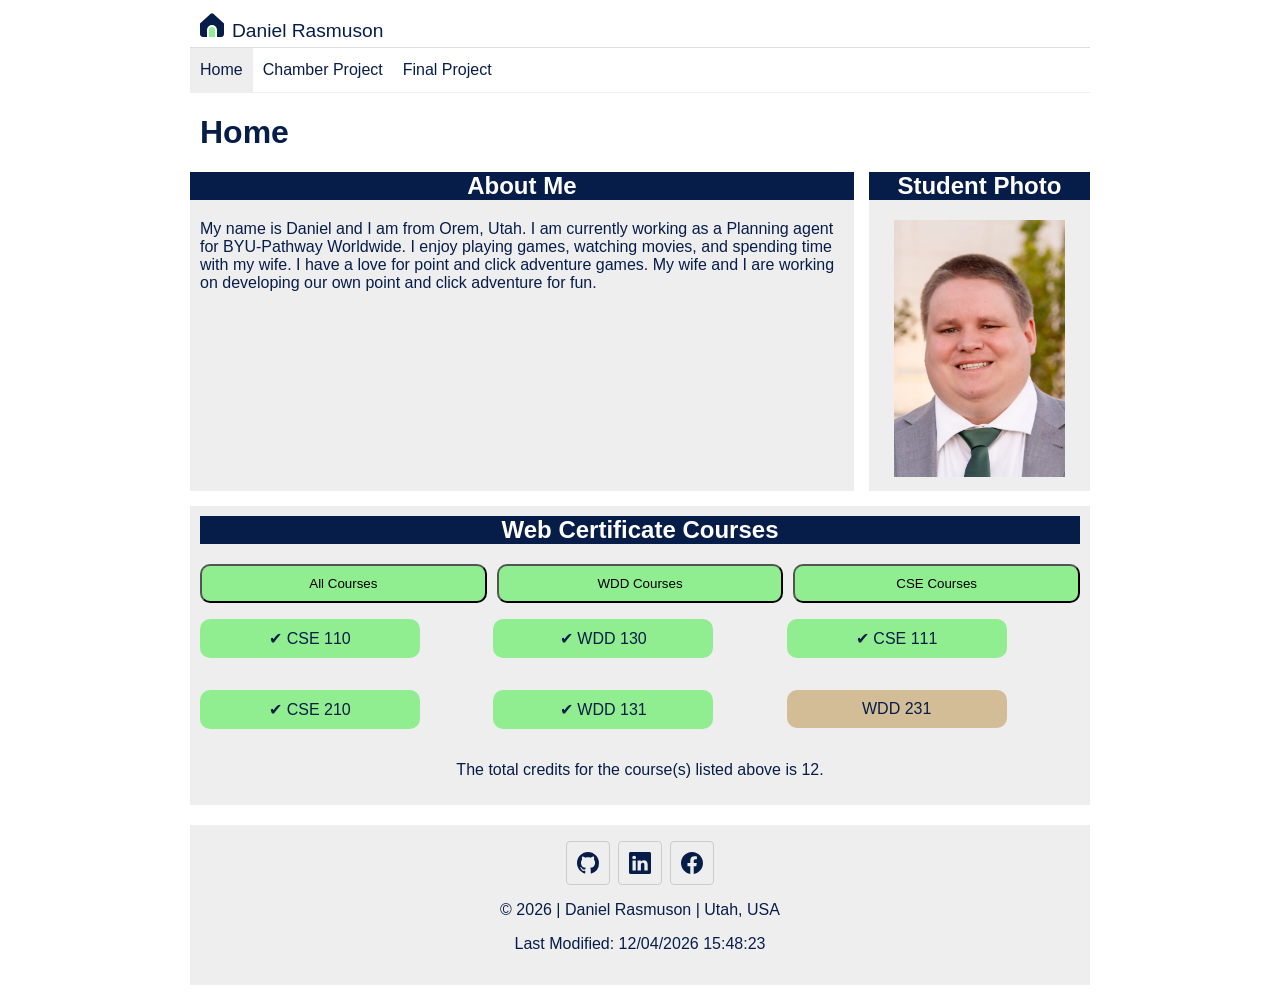
<file: index.html>
<!DOCTYPE html>
<html lang="en">

<head>
    <meta charset="UTF-8">
    <meta name="viewport" content="width=device-width, initial-scale=1.0">
    <title>Document</title>
    <meta name="author" content="Daniel Rasmuson">
    <meta name="description"
        content="The purpose of this assignment is to develop a course home page to demonstrate prerequisite knowledge of HTML, CSS, and JavaScript. ">

    <!-- CSS -->
    <link rel="stylesheet" href="styles/small.css">
    <link rel="stylesheet" href="styles/larger.css">

    <!-- Google Font -->
    <link rel="preconnect" href="https://fonts.googleapis.com">
    <link rel="preconnect" href="https://fonts.gstatic.com" crossorigin>
    <link href="https://fonts.googleapis.com/css2?family=Lato:wght@400;700&display=swap" rel="stylesheet">

    <!-- JavaScript -->
    <script src="scripts/navigation.js" defer></script>
    <script src="scripts/date.js" defer></script>
    <script src="scripts/course.js" defer></script>

</head>

<body>
    <header>
        <img src="images/home.svg" alt="site logo" width="512" height="512">
        <span>Daniel Rasmuson</span>
        <button id="ham-btn" class="hamburger" aria-label="Menu"></button>
    </header>
    <nav id="nav-bar" class="navigation">
        <ul>
            <li class="current"><a href="#">Home</a></li>
            <li><a href="#">Chamber Project</a></li>
            <li><a href="#">Final Project</a></li>
        </ul>
    </nav>
    <main>
        <h1>Home</h1>
        <div class="content">
            <section class="about">
                <h2>About Me</h2>
                <p>My name is Daniel and I am from Orem, Utah. I am currently working as a Planning agent for
                    BYU-Pathway Worldwide. I enjoy playing games, watching movies, and spending time with my wife. I
                    have a love for point and click adventure games. My wife and I are working on developing our own
                    point and click adventure for fun.</p>
            </section>

            <section class="photo">
                <h2>Student Photo</h2>
                <img src="images/profile.webp" alt="Photo of Me" width="1035" height="1553">
            </section>

            <section class="certificate">
                <h2>Web Certificate Courses</h2>
                <div class="course-button">
                    <button id="all">All Courses</button>
                    <button id="wdd">WDD Courses</button>
                    <button id="cse">CSE Courses</button>
                </div>

                <div class="course-list"></div>

                <p id="credits"></p>



            </section>
        </div>
    </main>
    <footer>
        <div class="social">
            <a href="https://github.com/derasmuso" target="_blank">
                <img src="images/github.svg" alt="github" width="16" height="16">
            </a>
            <a href="https://www.linkedin.com/in/daniel-rasmuson-59063c/" target="_blank">
                <img src="images/linkedin.svg" alt="linkedin" width="16" height="16">
            </a>
            <a href="https://www.facebook.com/daniel.rasmuson.2025" target="_blank">
                <img src="images/facebook.svg" alt="facebook" width="16" height="16">
            </a>
        </div>

        <p id="currentyear"></p>
        <p id="lastModified"></p>
    </footer>

</body>

</html>
</file>
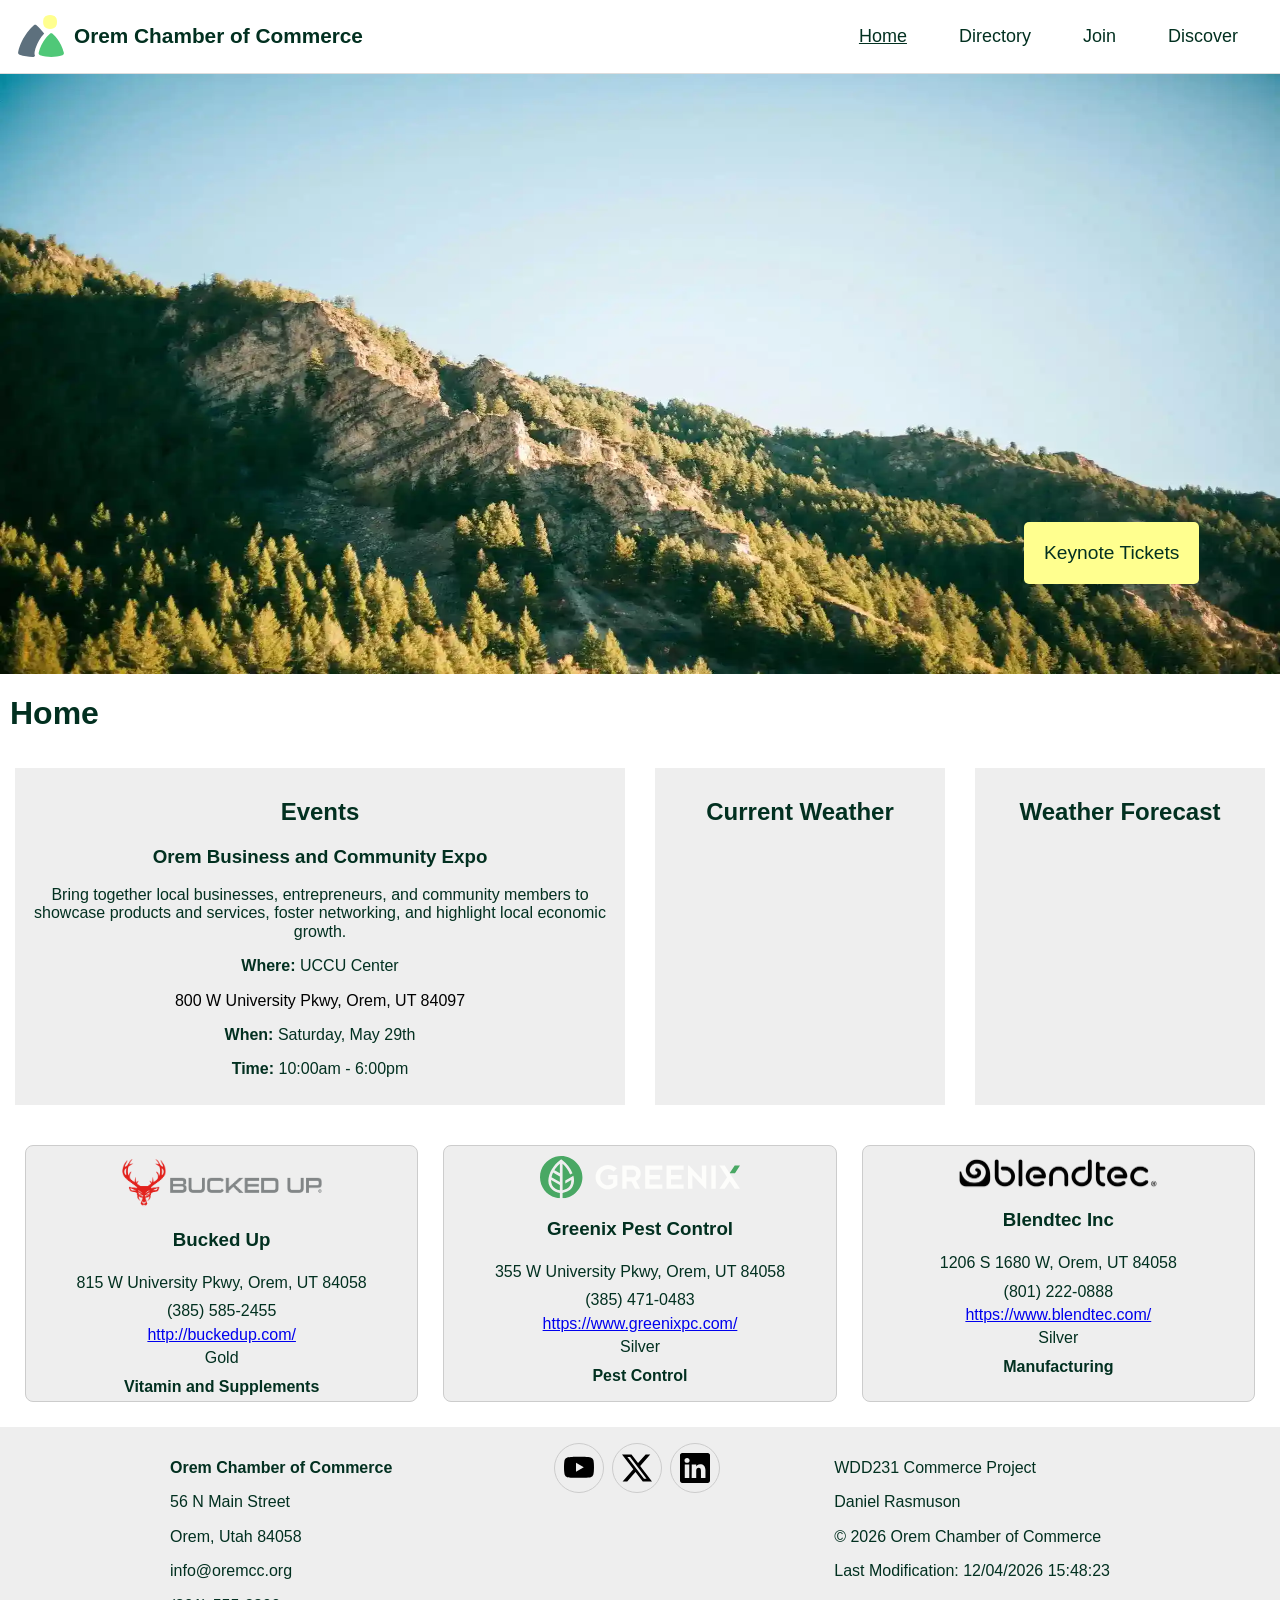
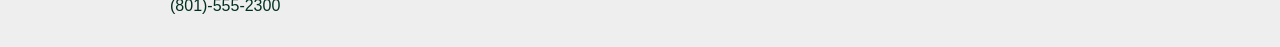
<file: chamber/index.html>
<!DOCTYPE html>
<html lang="en">

<head>
    <meta charset="UTF-8">
    <meta name="viewport" content="width=device-width, initial-scale=1.0">
    <title>Home Orem Chamber of Commerce</title>
    <meta name="description"
        content="This highlights the Orem Chamber of Commerce, which supports local businesses and strengthens community partnerships through events and resources.">
    <meta name="author" content="Daniel Rasmuson">

    <!-- CSS -->
    <link rel="stylesheet" href="styles/normalize.css">
    <link rel="stylesheet" href="styles/landing-base.css">
    <link rel="stylesheet" href="styles/landing-larger.css">

    <!-- JavaScript -->
    <script src="scripts/footer.js" defer></script>
    <script src="scripts/navigation.js" defer></script>
    <script src="scripts/weather.js" defer></script>
    <script src="scripts/spotlight.js" defer></script>


    <!--- FAVICON --->
    <link rel="icon" href="mountain.ico">

    <!--Social Media Tags-->
    <meta property="og:title" content="Orem Chamber of Commerce">
    <meta property="og:description"
        content="Connecting Orem's community with trusted local businesses, events, and opportunities through the Chamber of Commerce.">
    <meta property="og:url" content="https://www.uvcc.com/">
    <meta property="og:image" content="https://derasmuso.github.io/wdd231/chamber/images/mountains.svg">

    <!-- Google Font -->
    <link rel="preconnect" href="https://fonts.googleapis.com">
    <link rel="preconnect" href="https://fonts.gstatic.com" crossorigin>
    <link href="https://fonts.googleapis.com/css2?family=Lato:wght@400;700&display=swap" rel="stylesheet">

</head>

<body>
    <header>

        <div class="header-bottom">
            <div class="logo">
                <img src="images/mountains.svg" alt="site logo" width="512" height="512">
                <span>Orem Chamber of Commerce</span>
            </div>
            <button id="ham-btn" class="hamburger" aria-label="menu"></button>
        </div>

        <nav id="nav-bar" class="navigation">
            <ul>
                <li><a class="current" href="#">Home</a></li>
                <li><a href="directory.html">Directory</a></li>
                <li><a href="join.html">Join</a></li>
                <li><a href="#">Discover</a></li>
            </ul>
        </nav>

    </header>



    <main>
        <div class="hero">
            <img src="images/orem.webp" alt="Hero Image">
            <a href="#">Keynote Tickets</a>
        </div>

        <h1>Home</h1>
        <div class="middle">
            <div class="events">
                <h2>Events</h2>
                <h3>Orem Business and Community Expo</h3>
                <p>Bring together local businesses, entrepreneurs, and community members to showcase products and
                    services, foster
                    networking, and highlight local economic growth.</p>
                <p></p>
                <p><strong>Where: </strong>UCCU Center</p>
                800 W University Pkwy, Orem, UT 84097
                <p><strong>When: </strong>Saturday, May 29th</p>
                <p><strong>Time: </strong>10:00am - 6:00pm</p>
            </div>

            <section id="weather">
                <h2>Current Weather</h2>
            </section>
            <section id="forecast">
                <h2>Weather Forecast</h2>
            </section>
        </div>


        <section id="spotlight">

        </section>


    </main>
    <footer>
        <div class="contact">
            <p><strong>Orem Chamber of Commerce</strong></p>
            <p>56 N Main Street</p>
            <p>Orem, Utah 84058</p>
            <p>info@oremcc.org</p>
            <p>(801)-555-2300</p>
        </div>

        <div class="social">
            <a href="https://www.youtube.com/">
                <img src="images/youtube.svg" alt="youtube">
            </a>
            <a href="https://www.x.com/">
                <img src="images/twitter-x.svg" alt="twitter">
            </a>
            <a href="https://www.linkedin.com/">
                <img src="images/linkedin.svg" alt="linkedin">
            </a>
        </div>

        <div class="student">
            <p>WDD231 Commerce Project</p>
            <p>Daniel Rasmuson</p>
            <p id="currentyear"></p>
            <p id="lastModified"></p>
        </div>
    </footer>
</body>

</html>
</file>
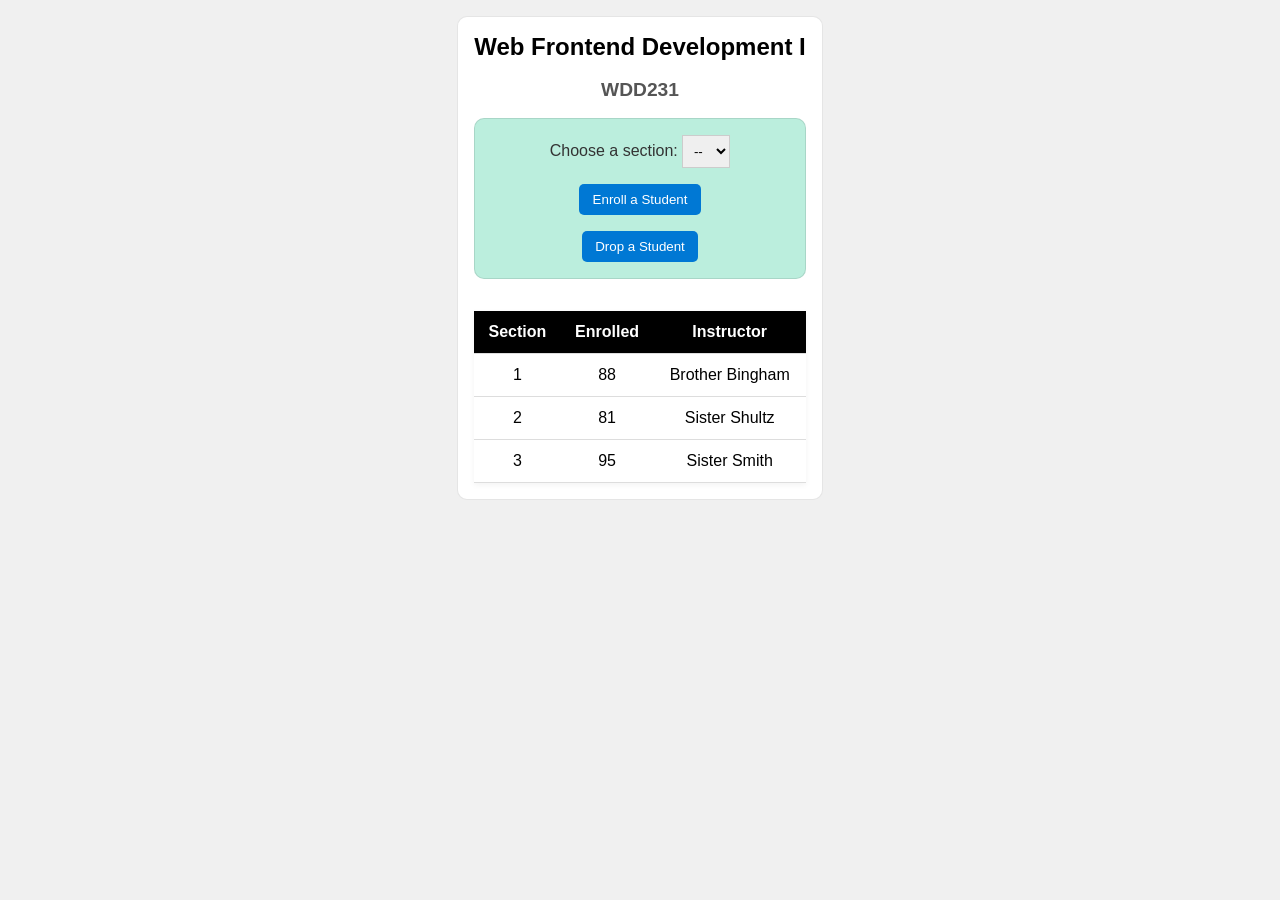
<file: modules.html>
<head>
    <meta charset="UTF-8">
    <meta name="viewport" content="width=device-width, initial-scale=1.0">
    <title>Modules Example: Course and Sections</title>
    <link rel="stylesheet" href="styles/modules.css">
    <script type="module" src="scripts/modules.mjs"></script>
</head>

<body>
    <main>
        <h1 id="courseName">Web Frontend Development I</h1>
        <h2 id="courseCode">WDD231</h2>

        <div id="enrollment">
            <label for="sectionNumber">Choose a section:</label>
            <select id="sectionNumber">
                <option value="0" disabled="" selected="">--</option>
                <option value="1">1</option>
                <option value="2">2</option>
                <option value="3">3</option>
            </select>
            <button id="enrollStudent">Enroll a Student</button>
            <button id="dropStudent">Drop a Student</button>
        </div>

        <table>
            <thead>
                <tr>
                    <th>Section</th>
                    <th>Enrolled</th>
                    <th>Instructor</th>
                </tr>
            </thead>
            <tbody id="sections">
                <tr>
                    <td>1</td>
                    <td>88</td>
                    <td>Brother Bingham</td>
                </tr>
                <tr>
                    <td>2</td>
                    <td>81</td>
                    <td>Sister Shultz</td>
                </tr>
                <tr>
                    <td>3</td>
                    <td>95</td>
                    <td>Sister Smith</td>
                </tr>
            </tbody>
        </table>
    </main>

    <script type="module" src="scripts/modules.mjs"></script>
</body>
</file>
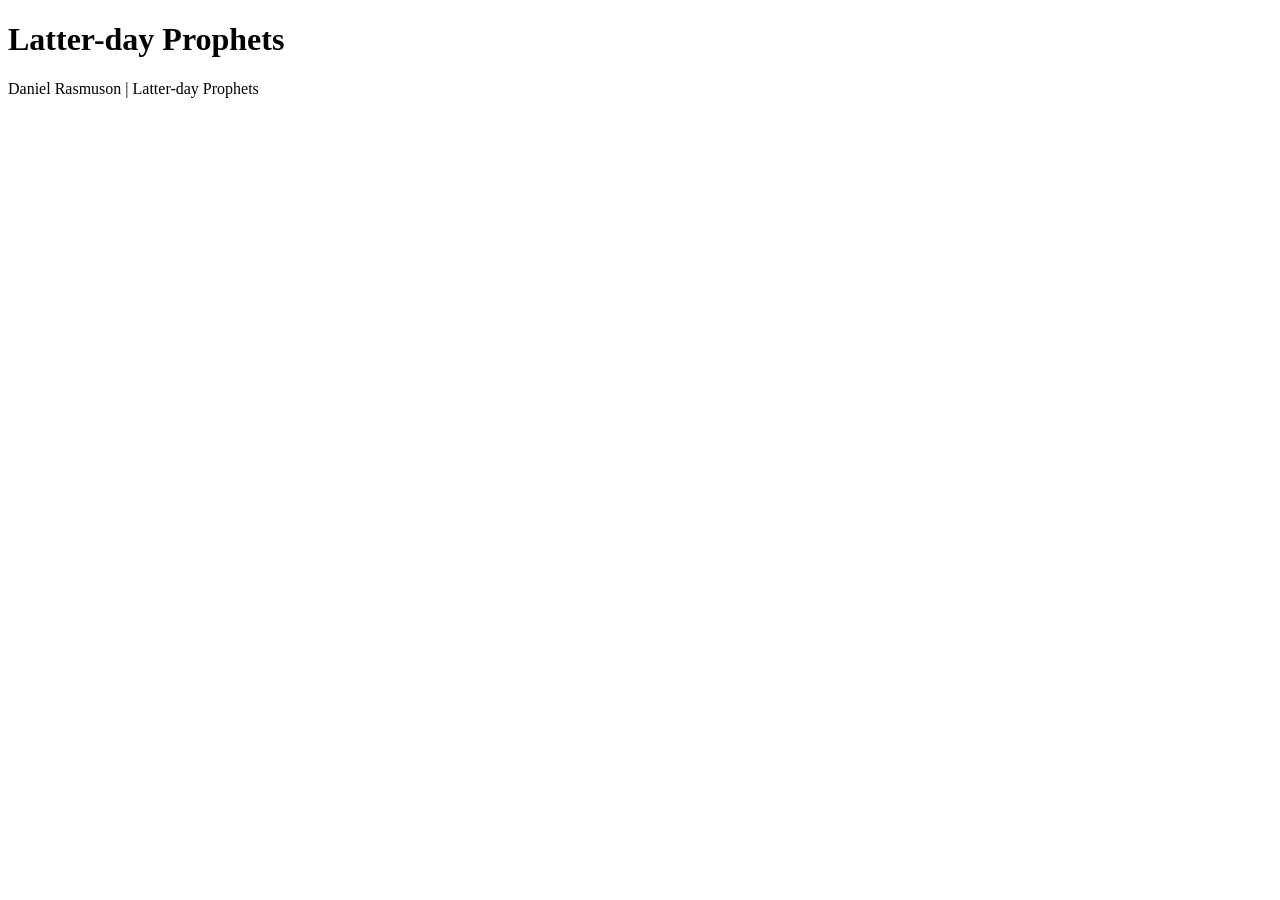
<file: prophets.html>
<!DOCTYPE html>
<html lang="en">

<head>
    <meta charset="UTF-8">
    <meta name="viewport" content="width=device-width, initial-scale=1.0">
    <title>Prophets</title>

    <link rel="stylesheet" href="styles/prophets.css">
    <script src="scripts/prophets.js" defer></script>
</head>

<body>
    <header>
        <h1>Latter-day Prophets</h1>
    </header>
    <main>
        <div id="cards"></div>
    </main>
    <footer>
        Daniel Rasmuson | Latter-day Prophets
    </footer>
</body>

</html>
</file>
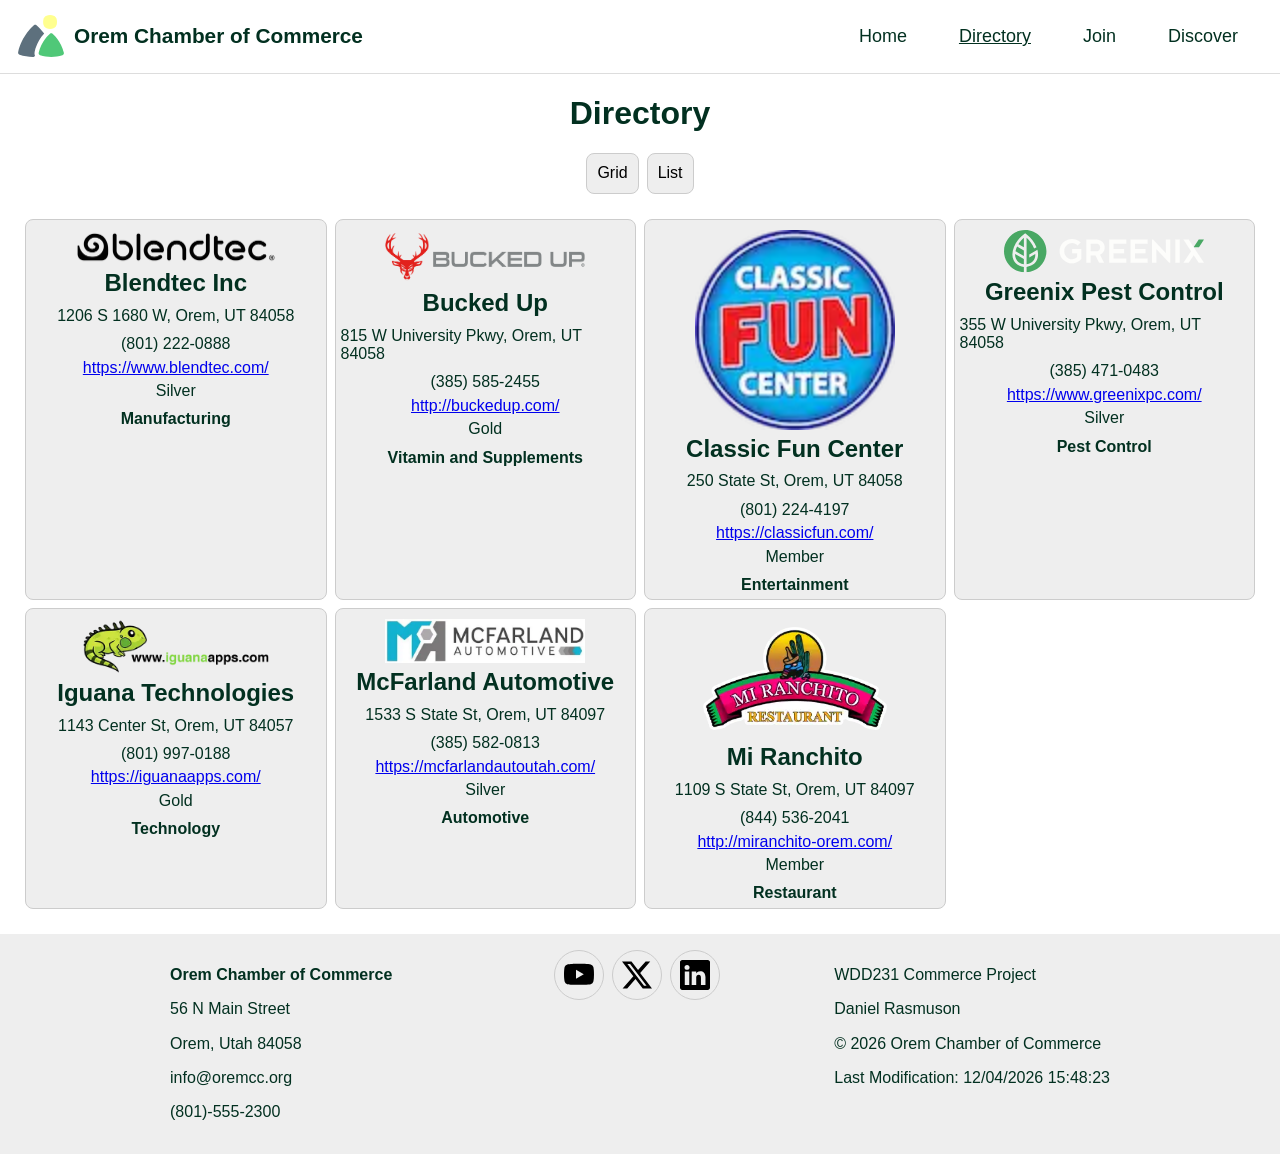
<file: chamber/directory.html>
<!DOCTYPE html>
<html lang="en">

<head>
    <meta charset="UTF-8">
    <meta name="viewport" content="width=device-width, initial-scale=1.0">
    <title>Directory - Orem Chamber of Commerce</title>
    <meta name="description"
        content="A directory of local business and other organizations that belong to the chamber of commerce.">
    <meta name="author" content="Daniel Rasmuson">

    <!-- CSS -->
    <link rel="stylesheet" href="styles/normalize.css">
    <link rel="stylesheet" href="styles/directory-small.css">
    <link rel="stylesheet" href="styles/directory-larger.css">

    <!-- JavaScript -->
    <script src="scripts/footer.js" defer></script>
    <script src="scripts/navigation.js" defer></script>
    <script src="scripts/members.js" defer></script>

    <!--- FAVICON --->
    <link rel="icon" href="mountain.ico">

    <!--Social Media Tags-->
    <meta property="og:title" content="Orem Chamber of Commerce">
    <meta property="og:description"
        content="Explore the Orem Chamber of Commerce directory featuring local businesses, restaurants, and services.">
    <meta property="og:url" content="https://www.uvcc.com/">
    <meta property="og:image" content="https://derasmuso.github.io/wdd231/chamber/images/mountains.svg">

    <!-- Google Font -->
    <link rel="preconnect" href="https://fonts.googleapis.com">
    <link rel="preconnect" href="https://fonts.gstatic.com" crossorigin>
    <link href="https://fonts.googleapis.com/css2?family=Lato:wght@400;700&display=swap" rel="stylesheet">

</head>

<body>
    <header>

        <div class="header-bottom">
            <div class="logo">
                <img src="images/mountains.svg" alt="site logo" width="512" height="512">
                <span>Orem Chamber of Commerce</span>
            </div>
            <button id="ham-btn" class="hamburger" aria-label="menu"></button>
        </div>

        <nav id="nav-bar" class="navigation">
            <ul>
                <li><a href="index.html">Home</a></li>
                <li><a class="current" href="#">Directory</a></li>
                <li><a href="join.html">Join</a></li>
                <li><a href="discover.html">Discover</a></li>
            </ul>
        </nav>

    </header>



    <main>

        <h1>Directory</h1>

        <div class="toggle">
            <button id="button-grid">Grid</button>
            <button id="button-list">List</button>
        </div>

        <div id="members-card"></div>

    </main>
    <footer>
        <div class="contact">
            <p><strong>Orem Chamber of Commerce</strong></p>
            <p>56 N Main Street</p>
            <p>Orem, Utah 84058</p>
            <p>info@oremcc.org</p>
            <p>(801)-555-2300</p>
        </div>

        <div class="social">
            <a href="https://www.youtube.com/">
                <img src="images/youtube.svg" alt="youtube">
            </a>
            <a href="https://www.x.com/">
                <img src="images/twitter-x.svg" alt="twitter">
            </a>
            <a href="https://www.linkedin.com/">
                <img src="images/linkedin.svg" alt="linkedin">
            </a>
        </div>

        <div class="student">
            <p>WDD231 Commerce Project</p>
            <p>Daniel Rasmuson</p>
            <p id="currentyear"></p>
            <p id="lastModified"></p>
        </div>
    </footer>
</body>

</html>
</file>
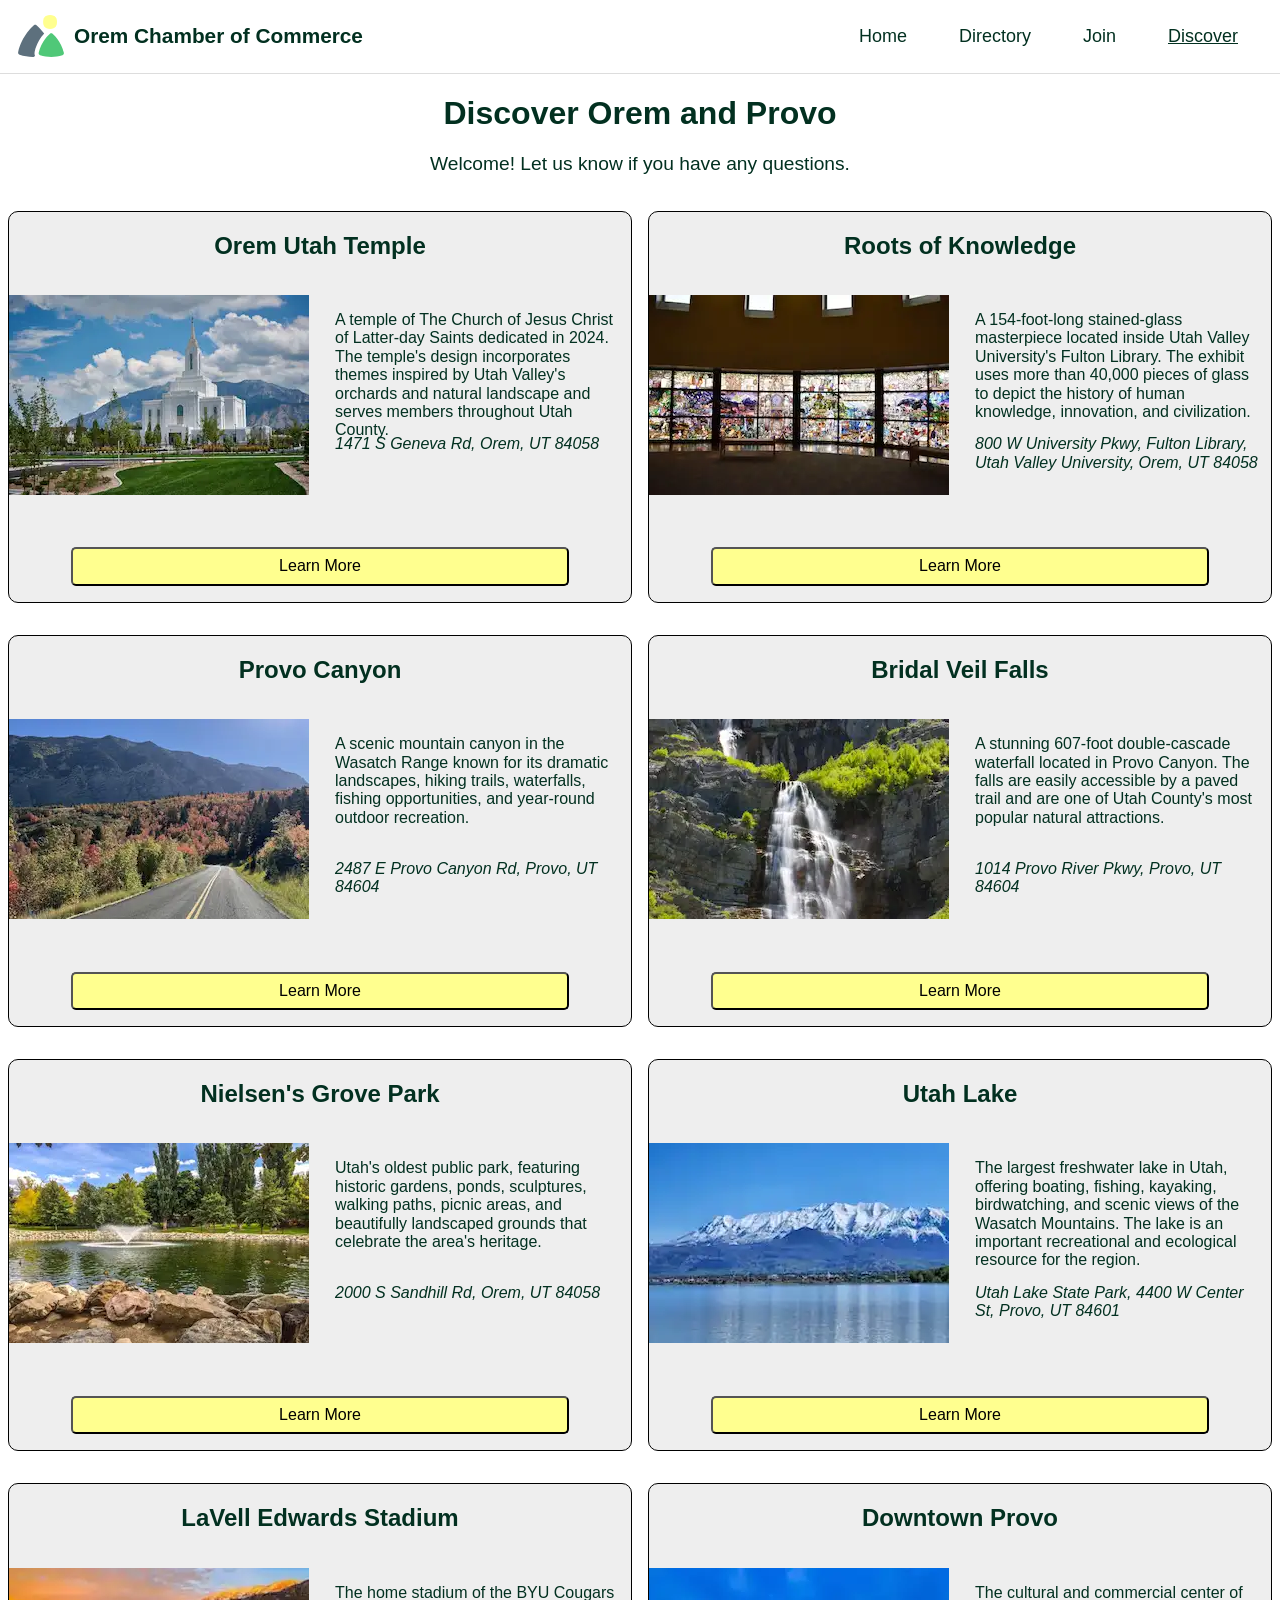
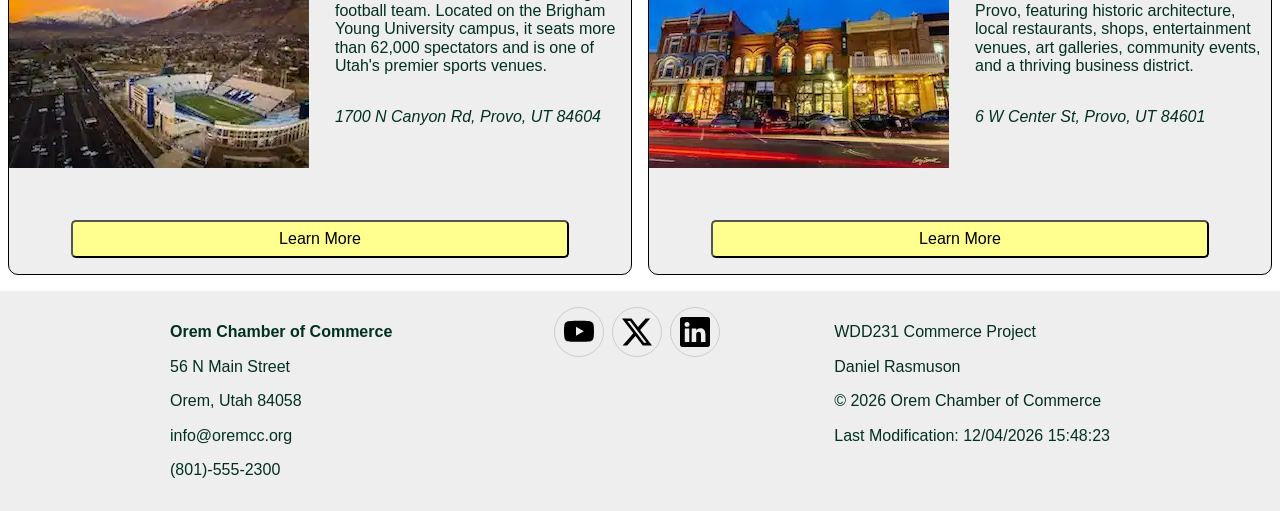
<file: chamber/discover.html>
<!DOCTYPE html>
<html lang="en">

<head>
    <meta charset="UTF-8">
    <meta name="viewport" content="width=device-width, initial-scale=1.0">
    <title>Discover Orem Chamber of Commerce</title>
    <meta name="description"
        content="This provides factual and represenative information on the Orem, Utah area to prospective chamber members and visitors. ">
    <meta name="author" content="Daniel Rasmuson">

    <!-- CSS -->
    <link rel="stylesheet" href="styles/normalize.css">
    <link rel="stylesheet" href="styles/discover-base.css">
    <link rel="stylesheet" href="styles/discover-medium.css">
    <link rel="stylesheet" href="styles/discover-larger.css">

    <!-- JavaScript -->
    <script src="scripts/footer.js" defer></script>
    <script src="scripts/navigation.js" defer></script>
    <script src="scripts/places.js" type="module"></script>
    <script src="scripts/visit-message.js" defer></script>

    <!--- FAVICON --->
    <link rel="icon" href="mountain.ico">

    <!--Social Media Tags-->
    <meta property="og:title" content="Orem Chamber of Commerce">
    <meta property="og:description"
        content="Explore Orem's community, attractions, economy, and local opportunities for businesses, residents, and visitors.">
    <meta property="og:url" content="https://www.uvcc.com/">
    <meta property="og:image" content="https://derasmuso.github.io/wdd231/chamber/images/mountains.svg">

    <!-- Google Font -->
    <link rel="preconnect" href="https://fonts.googleapis.com">
    <link rel="preconnect" href="https://fonts.gstatic.com" crossorigin>
    <link href="https://fonts.googleapis.com/css2?family=Lato:wght@400;700&display=swap" rel="stylesheet">

</head>

<body>
    <header>

        <div class="header-bottom">
            <div class="logo">
                <img src="images/mountains.svg" alt="site logo" width="512" height="512">
                <span>Orem Chamber of Commerce</span>
            </div>
            <button id="ham-btn" class="hamburger" aria-label="menu"></button>
        </div>

        <nav id="nav-bar" class="navigation">
            <ul>
                <li><a href="index.html">Home</a></li>
                <li><a href="directory.html">Directory</a></li>
                <li><a href="join.html">Join</a></li>
                <li><a class="current" href="#">Discover</a></li>
            </ul>
        </nav>

    </header>

    <main>
        <h1>Discover Orem and Provo</h1>

        <p id="visit-message"></p>

        <div id="places-card"></div>

    </main>
    <footer>
        <div class="contact">
            <p><strong>Orem Chamber of Commerce</strong></p>
            <p>56 N Main Street</p>
            <p>Orem, Utah 84058</p>
            <p>info@oremcc.org</p>
            <p>(801)-555-2300</p>
        </div>

        <div class="social">
            <a href="https://www.youtube.com/">
                <img src="images/youtube.svg" alt="youtube">
            </a>
            <a href="https://www.x.com/">
                <img src="images/twitter-x.svg" alt="twitter">
            </a>
            <a href="https://www.linkedin.com/">
                <img src="images/linkedin.svg" alt="linkedin">
            </a>
        </div>

        <div class="student">
            <p>WDD231 Commerce Project</p>
            <p>Daniel Rasmuson</p>
            <p id="currentyear"></p>
            <p id="lastModified"></p>
        </div>
    </footer>
</body>

</html>
</file>
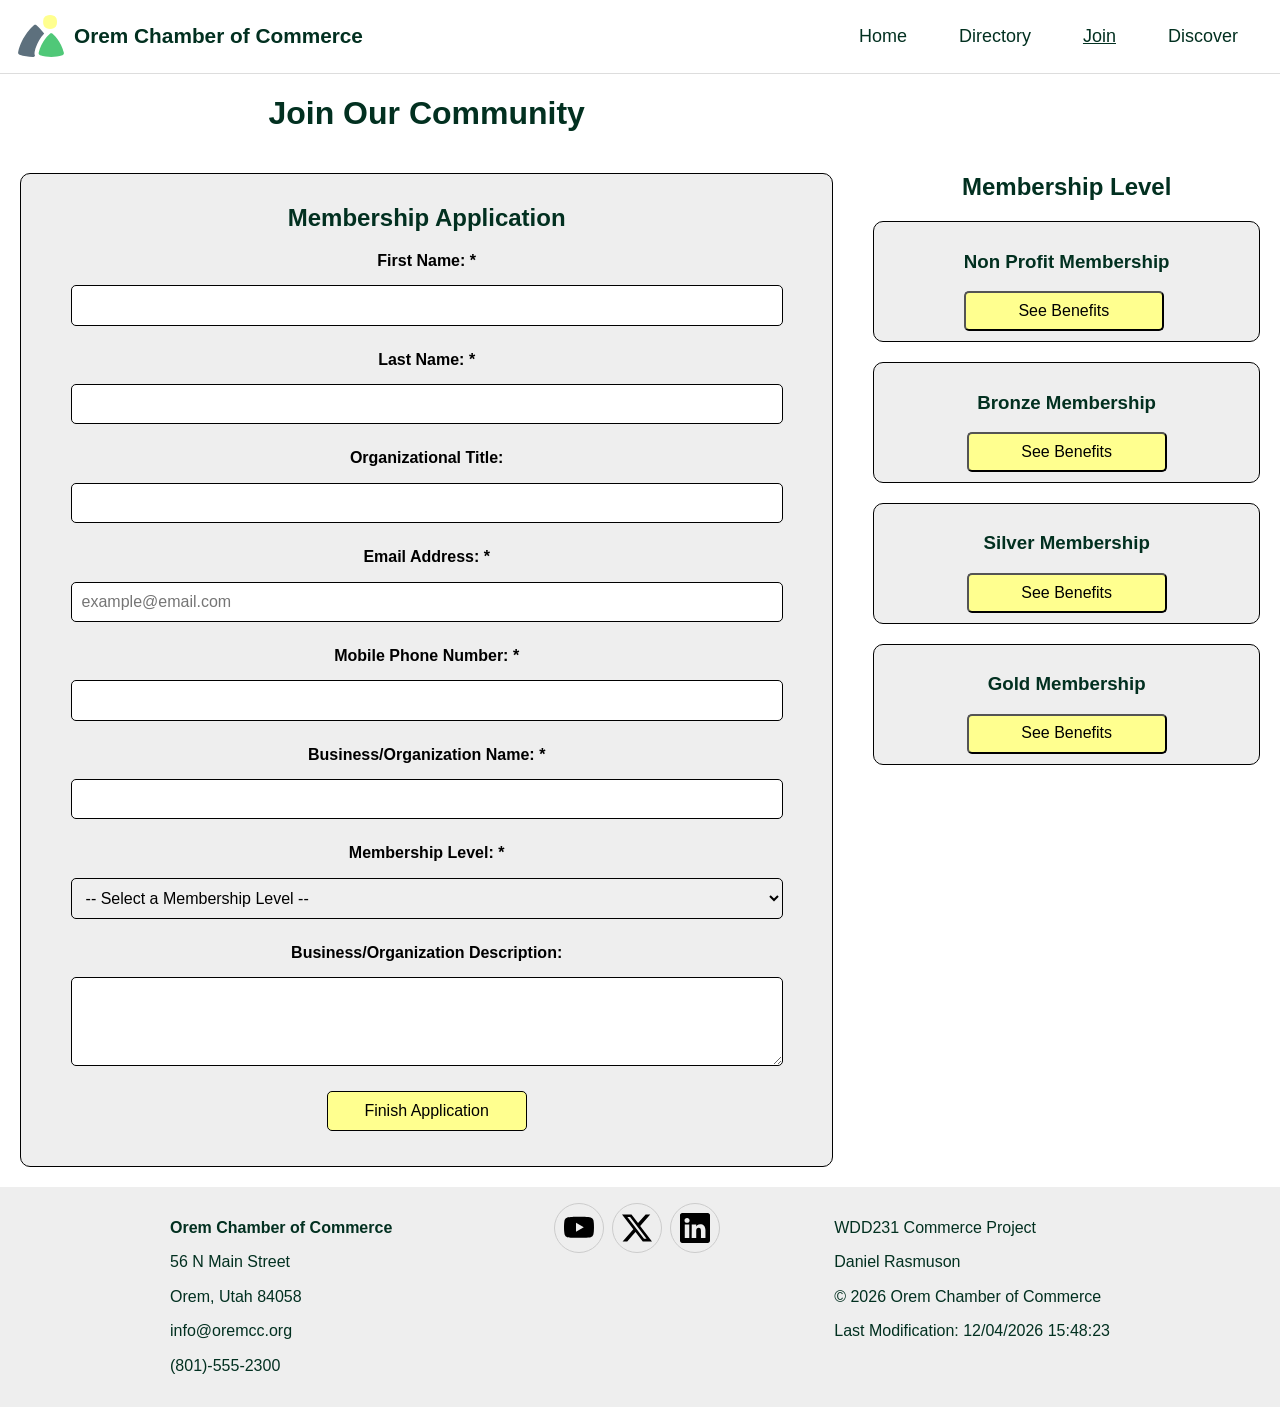
<file: chamber/join.html>
<!DOCTYPE html>
<html lang="en">

<head>
    <meta charset="UTF-8">
    <meta name="viewport" content="width=device-width, initial-scale=1.0">
    <title>Join Orem Chamber of Commerce</title>
    <meta name="description"
        content="A form for businesses and organizations to complete and join the Orem Chamber of Commerce.">
    <meta name="author" content="Daniel Rasmuson">

    <!-- CSS -->
    <link rel="stylesheet" href="styles/normalize.css">
    <link rel="stylesheet" href="styles/join-base.css">
    <link rel="stylesheet" href="styles/join-larger.css">


    <!-- JavaScript -->
    <script src="scripts/footer.js" defer></script>
    <script src="scripts/navigation.js" defer></script>
    <script src="scripts/benefits.js" defer></script>

    <!-- FAVICON -->
    <link rel="icon" href="mountain.ico">

    <!--Social Media Tags-->
    <meta property="og:title" content="Orem Chamber of Commerce">
    <meta property="og:description"
        content="Join the Orem Chamber of Commerce and connect your business with local opportunities, networking, marketing, and community growth.">
    <meta property="og:url" content="https://www.uvcc.com/">
    <meta property="og:image" content="https://derasmuso.github.io/wdd231/chamber/images/mountains.svg">

    <!-- Google Font -->
    <link rel="preconnect" href="https://fonts.googleapis.com">
    <link rel="preconnect" href="https://fonts.gstatic.com" crossorigin>
    <link href="https://fonts.googleapis.com/css2?family=Lato:wght@400;700&display=swap" rel="stylesheet">

</head>

<body>
    <header>

        <div class="header-bottom">
            <div class="logo">
                <img src="images/mountains.svg" alt="site logo" width="512" height="512">
                <span>Orem Chamber of Commerce</span>
            </div>
            <button id="ham-btn" class="hamburger" aria-label="menu"></button>
        </div>

        <nav id="nav-bar" class="navigation">
            <ul>
                <li><a href="index.html">Home</a></li>
                <li><a href="directory.html">Directory</a></li>
                <li><a class="current" href="join.html">Join</a></li>
                <li><a href="discover.html">Discover</a></li>
            </ul>
        </nav>

    </header>



    <main>
        <h1>Join Our Community</h1>
        <form method="get" action="thankyou.html">
            <h2>Membership Application</h2>

            <label for="firstName">First Name: <span aria-hidden="true">*</span></label>
            <input type="text" name="first" id="firstName" title="Enter your first name" autocomplete="given-name"
                required>

            <label for="lastName">Last Name: <span aria-hidden="true">*</span></label>
            <input type="text" name="last" id="lastName" title="Enter your last name" autocomplete="family-name"
                required>

            <label for="orgTitle">Organizational Title:</label>
            <input type="text" name="title" id="orgTitle" title="Enter your title" autocomplete="organization-title"
                pattern="[A-Za-z\- ]{7,}">

            <label for="userEmail">Email Address: <span aria-hidden="true">*</span></label>
            <input type="email" name="email" id="userEmail" title="Enter your email address" autocomplete="email"
                placeholder="example@email.com" required>

            <label for="mobilePhone">Mobile Phone Number: <span aria-hidden="true">*</span></label>
            <input type="tel" name="phone" id="mobilePhone" title="Enter your mobile phone number" autocomplete="tel"
                required>

            <label for="organizationName">Business/Organization Name: <span aria-hidden="true">*</span></label>
            <input type="text" name="organization" id="organizationName"
                title="Enter your business or organization's name" autocomplete="organization" required>

            <label for="membershipLevel">Membership Level: <span aria-hidden="true">*</span></label>
            <select name="membership" id="membershipLevel" title="Select your membership level" required>
                <option value="">-- Select a Membership Level --</option>
                <option value="NP (Non Profit)">NP Membership (non-profit)</option>
                <option value="Bronze">Bronze Membership</option>
                <option value="Silver">Silver Membership</option>
                <option value="Gold">Gold Membership</option>
            </select>

            <label for="organizationDescription">Business/Organization Description:</label>
            <textarea name="description" id="organizationDescription"
                title="Describe your business or organization"></textarea>

            <input type="hidden" name="timestamp" id="timestamp" value="">
            <input type="submit" value="Finish Application" class="submit-button">
        </form>

        <section class="membership">
            <h2>Membership Level</h2>

            <div class="card">
                <h3>Non Profit Membership</h3>
                <button class="button-open">See Benefits</button>
                <dialog id="np">
                    <h4>Non Profit Membership Benefits</h4>
                    <p>Designed for registered non-profit organizations. This entry-level membership provides access to
                        chamber resources at
                        minimal cost while supporting community engagement.</p>
                    <button class="button-close">❌</button>
                </dialog>
            </div>
            <div class="card">
                <h3>Bronze Membership</h3>
                <button class="button-open">See Benefits</button>
                <dialog id="bronze">
                    <h4>Bronze Membership Benefits</h4>
                    <p>A foundational business membership designed to help businesses gain visibility and connect
                        locally.</p>
                    <button class="button-close">❌</button>
                </dialog>
            </div>
            <div class="card">
                <h3>Silver Membership</h3>
                <button class="button-open">See Benefits</button>
                <dialog id="silver">
                    <h4>Silver Membership Benefits</h4>
                    <p>A growth-focused membership offering increased visibility and marketing opportunities for
                        expanding businesses.</p>
                    <button class="button-close">❌</button>
                </dialog>
            </div>
            <div class="card">
                <h3>Gold Membership</h3>
                <button class="button-open">See Benefits</button>
                <dialog id="gold">
                    <h4>Gold Membership Benefits</h4>
                    <p>The premium membership tier for businesses seeking maximum exposure, visibility, marketing
                        opportunities, and exclusive
                        perks.</p>
                    <button class="button-close">❌</button>
                </dialog>
            </div>
        </section>
    </main>
    <footer>
        <div class="contact">
            <p><strong>Orem Chamber of Commerce</strong></p>
            <p>56 N Main Street</p>
            <p>Orem, Utah 84058</p>
            <p>info@oremcc.org</p>
            <p>(801)-555-2300</p>
        </div>

        <div class="social">
            <a href="https://www.youtube.com/">
                <img src="images/youtube.svg" alt="youtube">
            </a>
            <a href="https://www.x.com/">
                <img src="images/twitter-x.svg" alt="twitter">
            </a>
            <a href="https://www.linkedin.com/">
                <img src="images/linkedin.svg" alt="linkedin">
            </a>
        </div>

        <div class="student">
            <p>WDD231 Commerce Project</p>
            <p>Daniel Rasmuson</p>
            <p id="currentyear"></p>
            <p id="lastModified"></p>
        </div>
    </footer>
</body>

</html>
</file>
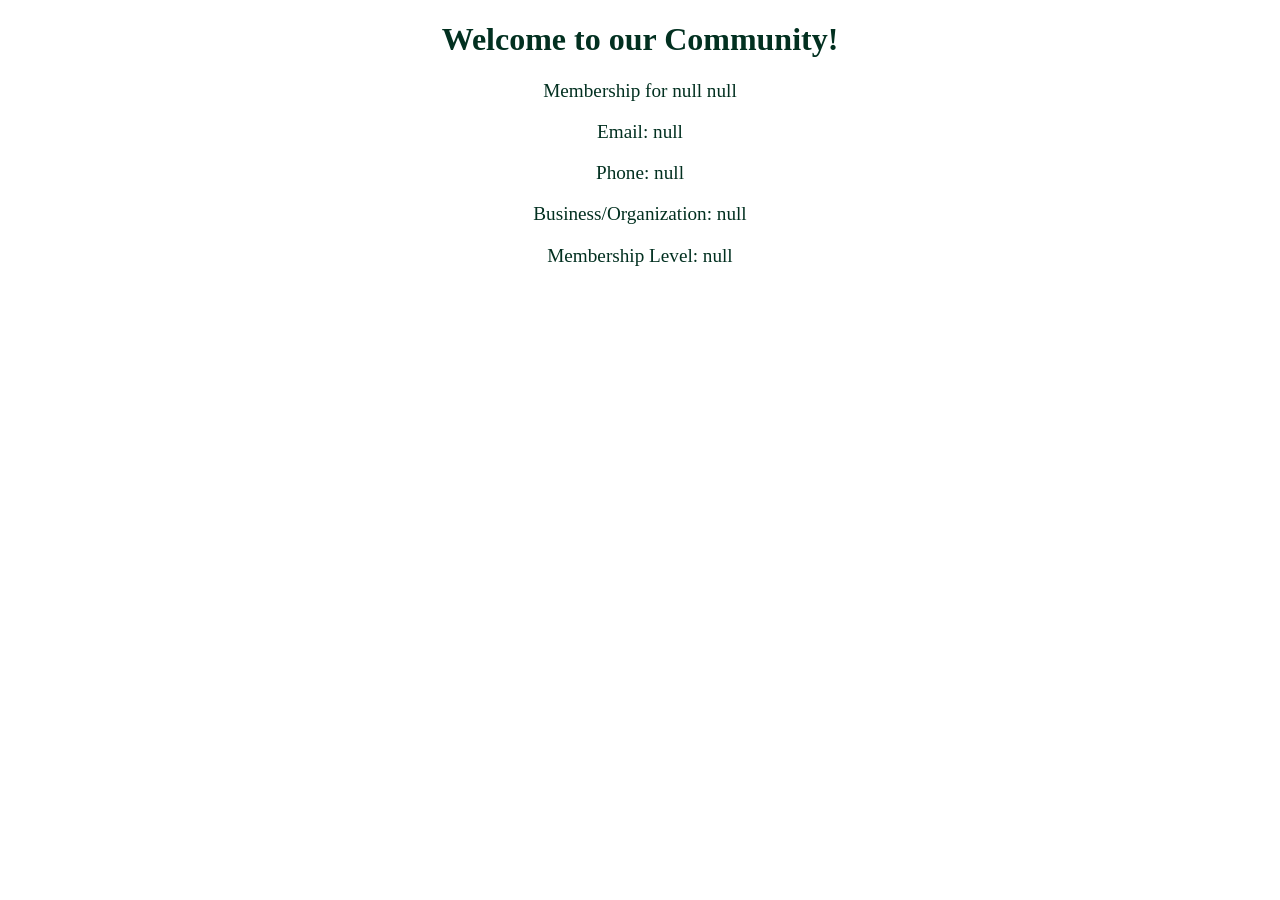
<file: chamber/thankyou.html>
<!DOCTYPE html>
<html lang="en">

<head>
    <meta charset="UTF-8">
    <meta name="viewport" content="width=device-width, initial-scale=1.0">
    <title>Form Thank You Page</title>
    <meta name="description"
        content="A thank you page that a user sees when they've filled out the form on the join page.">
    <meta name="author" content="Daniel Rasmuson">

    <link rel="stylesheet" href="styles/thankyou.css">

    <script src="scripts/thankyou.js" defer></script>

</head>

<body>
    <main>
        <h1>Welcome to our Community!</h1>


        <div id="submission"></div>
    </main>
</body>

</html>
</file>
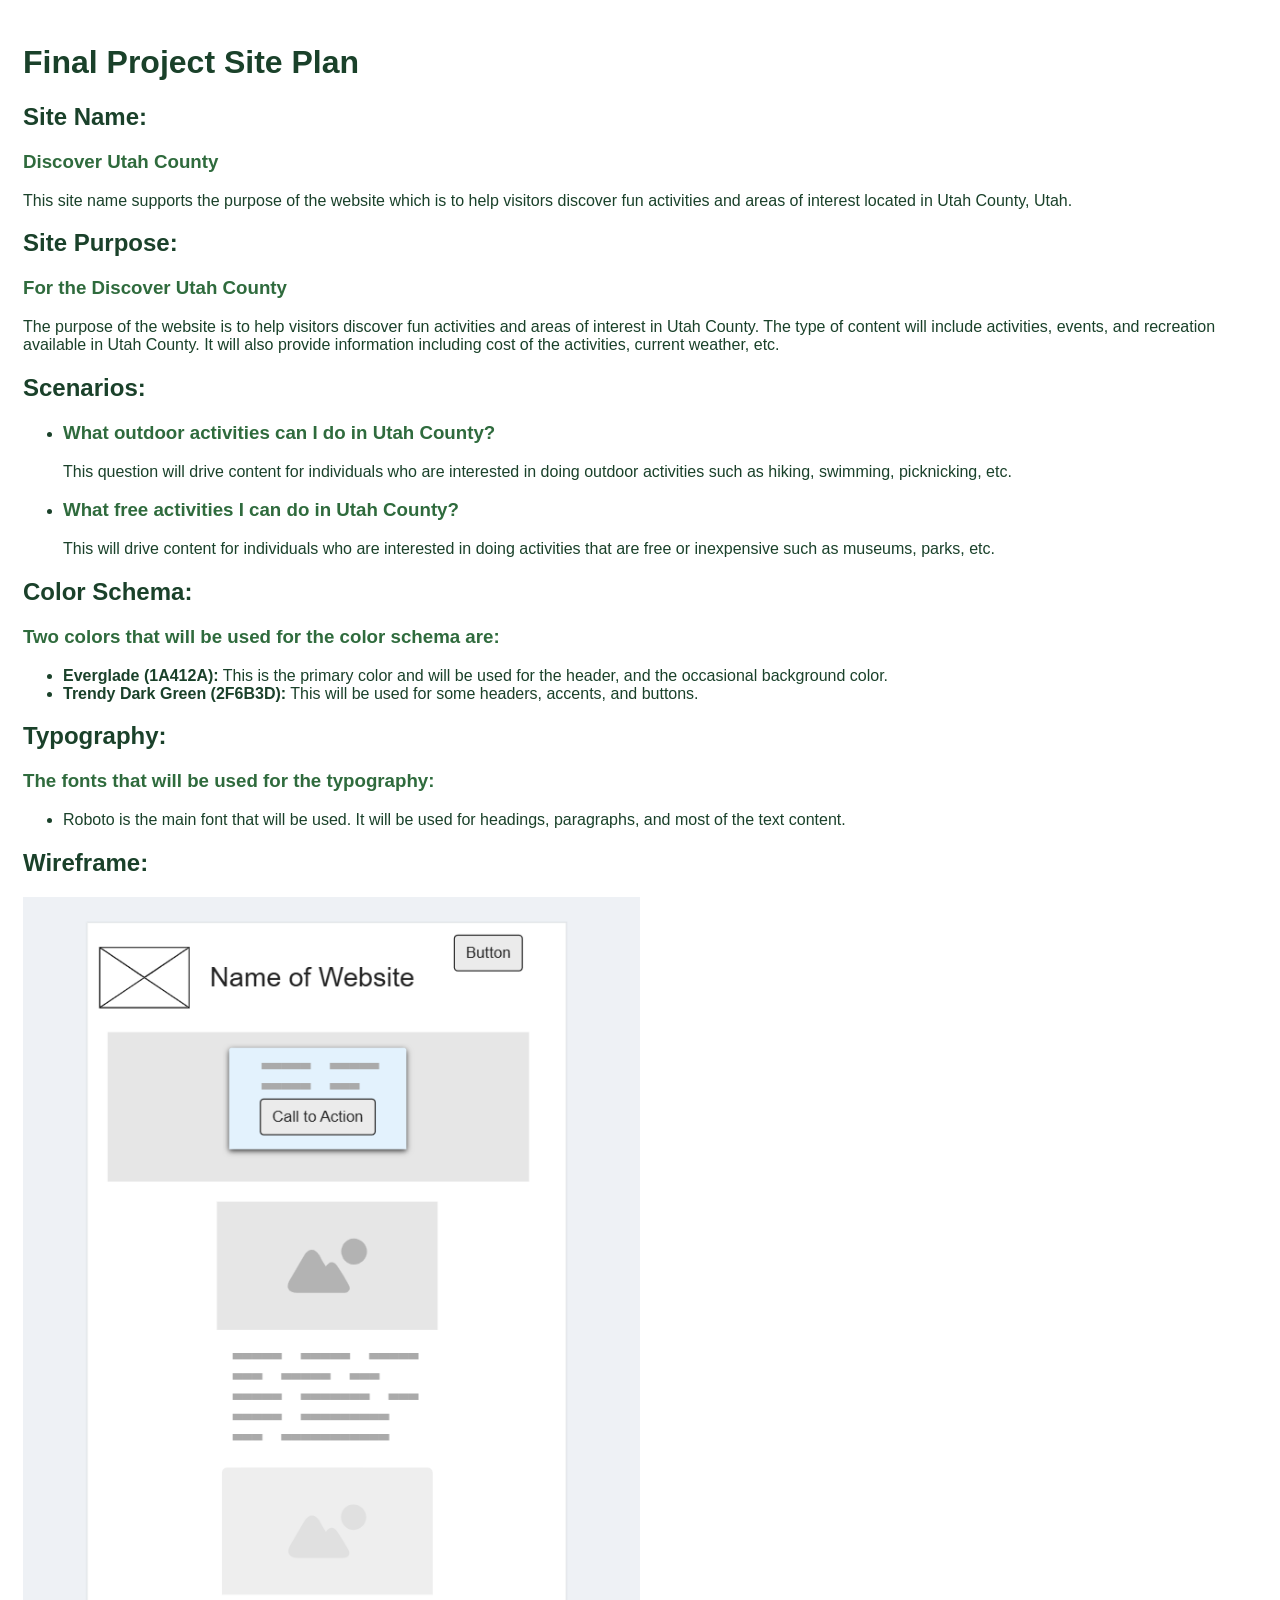
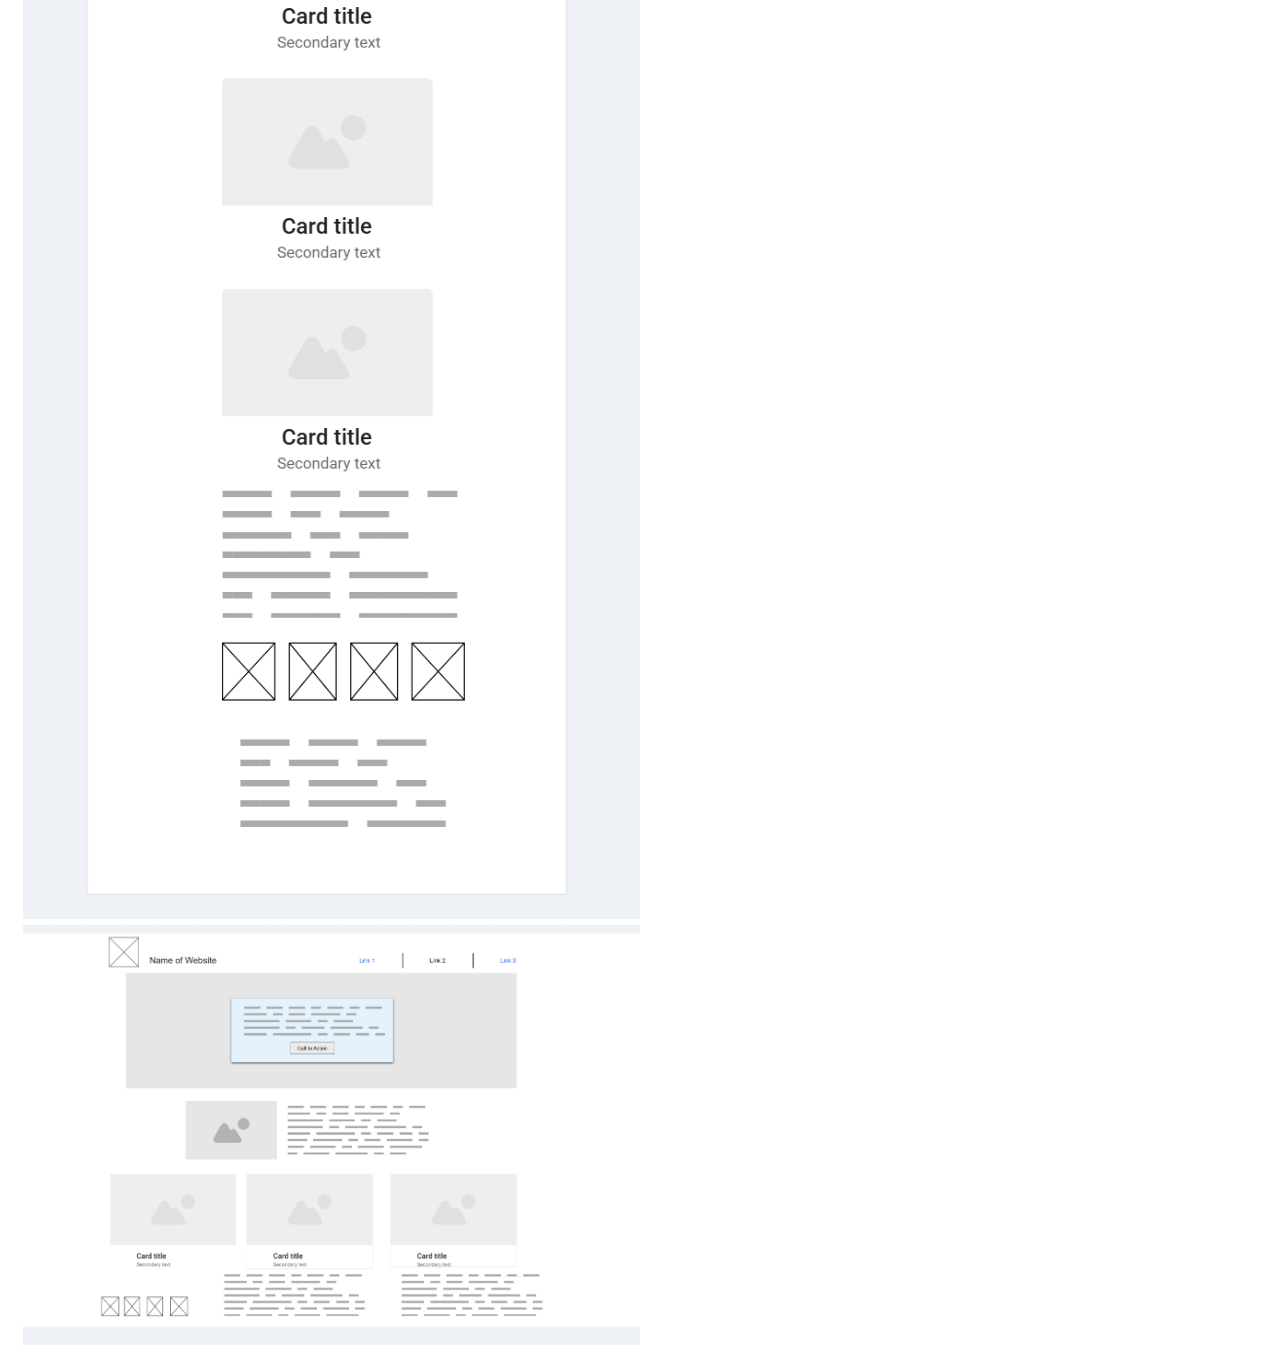
<file: project/site-plan.html>
<!DOCTYPE html>
<html lang="en">

<head>
    <meta charset="UTF-8">
    <meta name="viewport" content="width=device-width, initial-scale=1.0">
    <title>Final Project Site Plan</title>
    <meta name="author" content="Daniel Rasmuson">
    <meta name="description" content="A website plan for how I will design, develop and style my final project. ">

    <link rel="stylesheet" href="styles/site-plan.css">

    <link rel="preconnect" href="https://fonts.googleapis.com">
    <link rel="preconnect" href="https://fonts.gstatic.com" crossorigin>
    <link href="https://fonts.googleapis.com/css2?family=Lato:wght@400;700&display=swap" rel="stylesheet">
</head>

<body>
    <header>
        <h1>Final Project Site Plan</h1>
    </header>
    <main>
        <h2>Site Name:</h2>
        <h3>Discover Utah County</h3>
        <p>This site name supports the purpose of the website which is to help visitors discover fun activities and
            areas
            of interest located in Utah County, Utah.</p>

        <h2>Site Purpose:</h2>
        <h3>For the Discover Utah County</h3>
        <p>The purpose of the website is to help visitors discover fun activities and areas of interest in Utah County.
            The type of content will include activities, events, and recreation available in Utah County. It will also
            provide information including cost of the activities, current weather, etc. </p>

        <h2>Scenarios:</h2>
        <ul>
            <li>
                <h3>What outdoor activities can I do in Utah County?</h3>
            </li>
            <li class="answer">This question will drive content for individuals who are interested in doing outdoor
                activities such as
                hiking, swimming, picknicking, etc. </li>

            <li>
                <h3>What free activities I can do in Utah County?</h3>
            </li>
            <li class="answer">This will drive content for individuals who are interested in doing activities that are
                free or
                inexpensive such as museums, parks, etc.</li>

        </ul>

        <h2>Color Schema:</h2>
        <h3>Two colors that will be used for the color schema are:</h3>
        <ul>
            <li><strong>Everglade (1A412A):</strong> This is the primary color and will be used for the
                header, and the
                occasional background color.</li>
            <li><strong>Trendy Dark Green (2F6B3D):</strong> This will be used for some headers, accents, and buttons.
            </li>

        </ul>


        <h2>Typography:</h2>
        <h3>The fonts that will be used for the typography:</h3>
        <ul>
            <li>Roboto is the main font that will be used. It will be used for headings, paragraphs, and most of the
                text content.</li>
        </ul>

        <h2>Wireframe:</h2>
        <img src="images/wireframe-small.png" alt="small">
        <img src="images/wireframe-large.png" alt="large">



    </main>
</body>

</html>
</file>
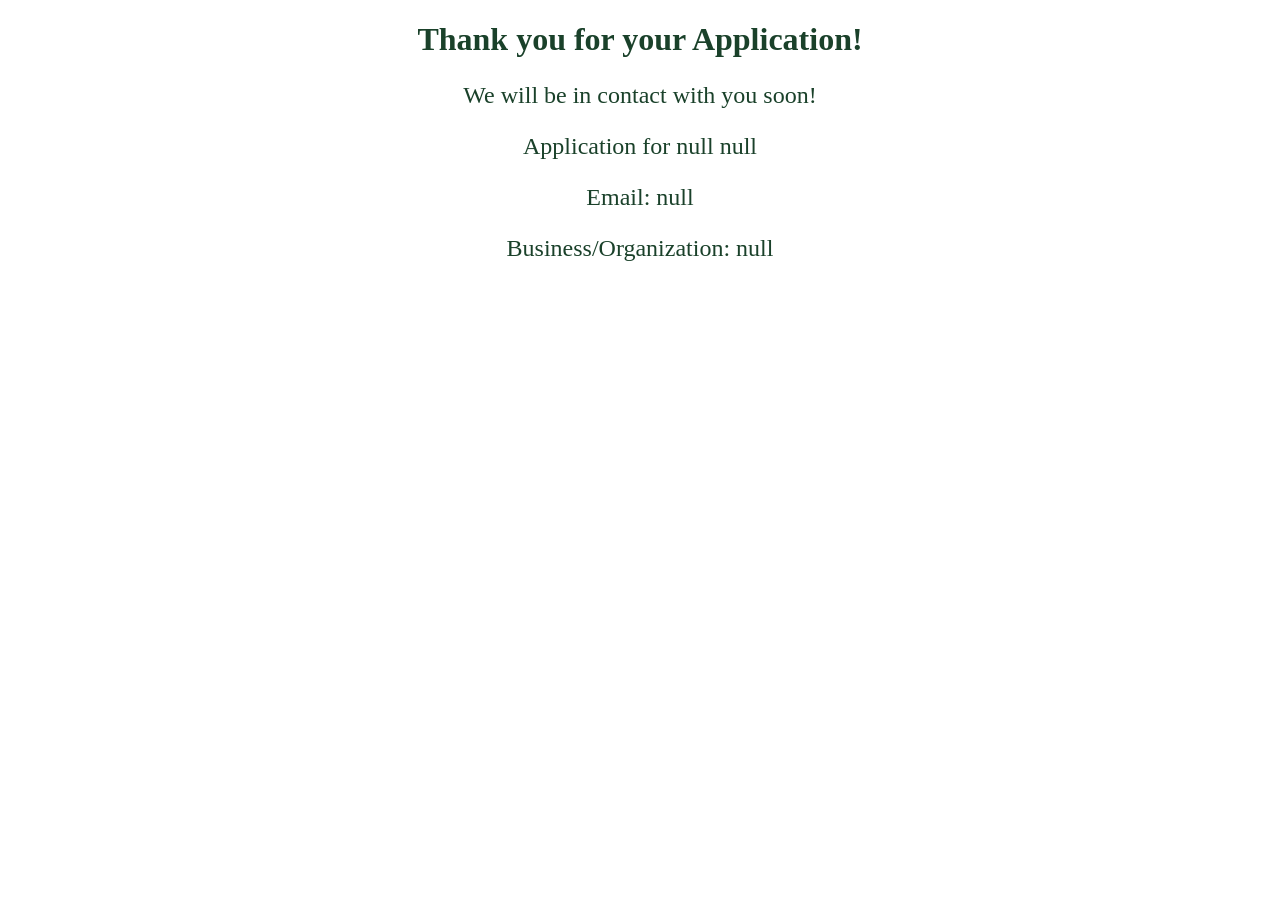
<file: project/thankyou.html>
<!DOCTYPE html>
<html lang="en">

<head>
    <meta charset="UTF-8">
    <meta name="viewport" content="width=device-width, initial-scale=1.0">
    <title>Form Thank You Page</title>
    <meta name="description"
        content="A thank you page that a user sees when they've filled out the form on the contact page.">
    <meta name="author" content="Daniel Rasmuson">

    <link rel="stylesheet" href="styles/thankyou.css">

    <script src="scripts/thankyou.js" defer></script>

</head>

<body>
    <main>
        <h1>Thank you for your Application!</h1>
        <p>We will be in contact with you soon!</p>


        <div id="submission"></div>
    </main>
</body>

</html>
</file>
<file: styles/small.css>
/* -------------- Color Scheme --------------*/
:root {
    --primary-color: #071D49;
    --secondary-color: #90ee90;
}

/***************** SITE WIDE *****************/
* {
    font-family: "Roboto", sans-serif;
    box-sizing: border-box;
}

h1 {
    margin-left: 10px;
    color: var(--primary-color);
}

/***************** HEADER *****************/
header {
    display: grid;
    grid-template-columns: 24px auto 44px;
    padding: 5px 0 5px 10px;
    align-items: end;
    border-bottom: solid 1px #ddd;
    column-gap: 8px;
}

header img {
    display: block;
    width: 100%;
    height: auto;
    padding-bottom: 5px;
}

header span {
    font-size: 1.2rem;
    color: var(--primary-color);
}

/***************** HAMBURGER *****************/
.hamburger {
    background: none;
    border: none;
    color: var(--primary-color);
    cursor: pointer;
}

.hamburger::before {
    content: "\2630";
    font-size: 2rem;
}

.hamburger.show::before {
    content: "\00D7";

}

/***************** NAVIGATION *****************/
.navigation {
    display: none;
}

.navigation.show {
    display: block;
}

.navigation ul {
    list-style-type: none;
    margin: 0;
    padding: 0;
}

.navigation a {
    display: block;
    padding: .8rem 10px;
    color: var(--primary-color);
    text-decoration: none;
    border-bottom: solid 1px #ddd;
}

.navigation li.current {
    background-color: #eee;
}

.navigation a:hover {
    background-color: var(--secondary-color);
}

/***************** FOOTER *****************/
footer {
    background-color: #eee;
    padding: 1rem 10px;
    text-align: center;
}

.social {
    display: flex;
    justify-content: center;
    column-gap: 8px;
}

.social a {
    display: flex;
    justify-content: center;
    align-items: center;
    width: 44px;
    height: 44px;
    border: #ccc solid 1px;
    border-radius: 4px;
}

.social img {
    width: 22px;
    height: 22px;
}

.social a:hover {
    background-color: #ddd;
}

footer p {
    color: var(--primary-color);
}

/***************** MAIN *****************/

.photo img {
    width: 100%;
    height: auto;
    padding: 0 50px 15px;

}

.content section h2 {
    text-align: center;
}

.about p {
    padding: 0 10px 10px;
    color: var(--primary-color);
}

.photo,
.certificate {
    margin-bottom: 20px;
}

.content h2 {
    background-color: var(--primary-color);
    color: white;
}

.content section {
    background-color: #eee;

}

.certificate {
    padding: 10px;

}

.certificate p {
    text-align: center;
    color: var(--primary-color);
}

.course-button {
    display: flex;
    justify-content: center;
    gap: 10px;


}

.course-button button {
    background-color: var(--secondary-color);
    padding: 5px 10px;
    border-radius: 10px;
    width: 100%;
    cursor: pointer;

}

.course-button button:hover {
    background-color: #D2BD96;
}


.complete p {
    background-color: var(--secondary-color);
}

.incomplete p {
    background-color: #D2BD96;
}

.course-list p {
    justify-self: center;
    text-align: center;
    width: 75%;
    border-radius: 10px;
    padding: 10px;
    color: var(--primary-color);


}

.course-list {
    min-height: 100px;
}

#credits {
    min-height: 10px;
}
</file>
<file: styles/larger.css>
@media only screen and (min-width: 38rem) {

    header,
    main,
    nav,
    footer {
        max-width: 900px;
        margin: 0 auto;
    }

    header {
        grid-template-columns: 24px auto;
    }

    .hamburger {
        display: none;
    }

    .navigation {
        display: block;
        border-bottom: solid 1px #eee;
    }

    .navigation ul {
        display: flex;
    }

    .navigation a {
        border: none;
    }

    /**** MAIN ****/
    .photo img {
        padding: 0 25px 10px;
    }

    .photo {
        margin-bottom: 0;
    }

    .content section h2 {
        margin-top: 0;
    }

    .content {
        display: grid;
        grid-template-columns: 3fr 1fr;
        gap: 15px;

    }

    .certificate {
        grid-column: 1/3;
    }

    .course-list {
        display: grid;
        grid-template-columns: 1fr 1fr 1fr;
    }

    .course-button button {
        padding: 10px;
    }

}
</file>
<file: chamber/styles/landing-base.css>
/********* COLOR SCHEME/TYPOGRAPHY *********/

:root {
    --primary-color: #50C878;
    --secondary-color: #FFFF8F;
    --background-color: #eee;
    --text-color: #023020;

}

* {
    font-family: "Roboto", sans-serif;
    box-sizing: border-box;
}

p,
h2,
h1,
h3 {
    color: var(--text-color);
}

/********* HEADER CONTENT *********/
header {
    display: flex;
    flex-direction: column;
    padding: 0.5rem 1rem;
    border-bottom: solid 1px #ddd;

}

.header-bottom {
    display: flex;
    justify-content: space-between;
    align-items: center;

}

.logo {
    display: flex;
    align-items: center;

}



header img {
    width: 50px;
    height: auto;
}

.logo span {
    font-size: 1.3rem;
    font-weight: bold;
    margin-left: 8px;
    color: var(--text-color);


}



/********* HAMBURGER *********/
.hamburger {
    background: none;
    border: none;
    cursor: pointer;


}

.hamburger::before {
    content: "\2630";
    font-size: 2rem;
}

.hamburger.show::before {
    content: "\00D7";

}

/********* NAVIGATION *********/
.navigation {
    display: none;
    flex-direction: column;
    align-items: center;
    width: 100%;


}

.navigation ul {
    list-style: none;
    padding: 0;
    margin: 0;
    text-align: center;


}

.navigation li {
    margin: 0.5rem 0;
    padding: 10px;
    font-size: large;
    border-bottom: solid 1px #ddd;

}

.navigation a {
    text-decoration: none;
    padding: 0.5rem 1rem;
    color: var(--text-color);




}

.navigation.show {
    display: block;
}

.navigation a.current,
.navigation a:hover {
    text-decoration: underline;
}


/********* FOOTER CONTENT *********/

footer {
    background-color: var(--background-color);
    padding: 1rem 10px;
}


.social {
    display: flex;
    justify-content: flex-start;
    column-gap: 8px;
    padding-left: 3rem;

}

.social a {
    display: flex;
    justify-content: center;
    align-items: center;
    width: 50px;
    height: 50px;
    border: #ccc solid 1px;
    border-radius: 50%;

}

.social img {
    width: 30px;
    height: 30px;
}

.social a:hover {
    background-color: var(--secondary-color);
}


/********* MAIN CONTENT *********/

main h1 {
    padding-left: 10px;
}

.hero img {
    width: 100%;
    height: auto;
    display: block;
}

.hero {
    position: relative;
}

.hero a {
    position: absolute;
    bottom: 15%;
    left: 50%;
    text-decoration: none;
    background-color: var(--secondary-color);
    border-radius: 5px;
    font-size: 1.2rem;
    padding: 8px;
    color: var(--text-color);
}

.hero a:hover {
    background-color: var(--primary-color);
}




.middle {
    display: grid;

}

.events,
#weather,
#forecast {
    background-color: var(--background-color);
    margin: 15px;
    padding: 10px;
    text-align: center;
}

#weather p.description {
    text-transform: capitalize;
}

#spotlight {
    display: grid;
    gap: 25px;
    margin: 25px;
}

#spotlight section {
    background-color: var(--background-color);
    display: flex;
    flex-direction: column;
    align-items: center;
    border: 1px solid #ccc;
    border-radius: 8px;
}

#spotlight img {
    margin-top: 10px;
}

#spotlight p,
#spotlight h2 {
    margin: 0;
    padding: 5px;
}
</file>
<file: chamber/styles/landing-larger.css>
@media only screen and (min-width: 38rem) {

    /* HEADER, FOOTER, NAV */

    header,
    main,
    footer {
        max-width: 1500px;
        margin: 0 auto;
    }


    header {
        flex-direction: row;

    }

    .logo span {
        white-space: nowrap;



    }

    .hamburger {
        display: none;
    }

    .navigation {
        display: block;

    }

    .navigation ul {
        display: flex;
        justify-content: flex-end;
    }

    .navigation li {
        border: none;
    }

    footer {
        display: flex;
        justify-content: space-between;

    }

    .contact {
        margin-left: 10rem;
    }

    .student {
        margin-right: 10rem;
    }

    /* MAIN */

    .hero img {
        width: 100%;
        max-height: 600px;
    }

    .hero a {
        left: 80%;
        padding: 20px;

    }


    .middle {
        grid-template-columns: 2fr 1fr 1fr;
    }

    #spotlight {
        grid-template-columns: 1fr 1fr 1fr;
    }




}
</file>
<file: styles/modules.css>
* {
    margin: 0;
    padding: 0;
    box-sizing: border-box;
}

body {
    font-family: Arial, sans-serif;
    background-color: #f0f0f0;
}

main {
    padding: 1rem;
    background-color: #fff;
    color: #333;
    width: fit-content;
    margin: 1rem auto;
    border: 1px solid rgb(0 0 0 / 10%);
    border-radius: 10px;
}

h1 {
    font-size: 1.5rem;
    color: #000;
}

h2 {
    font-size: 1.2rem;
    color: #555;
}

h1,
h2 {
    text-align: center;
    ;
    margin-bottom: 1.1rem;
}

form p {
    margin: .5rem;
    font-weight: bold;
}

#enrollment {
    padding: 1rem 1rem 0 1rem;
    border: 1px solid rgb(0 0 0 / 10%);
    border-radius: 10px;
    background-color: #bed;
    text-align: center;
}

select {
    padding: 0.5em;
    border: 1px solid #ccc;
    width: 3rem;
}

button {
    display: block;
    margin: 1rem auto;
    padding: 0.6em 1em;
    border: none;
    border-radius: 5px;
    background-color: #0078d4;
    color: white;
    cursor: pointer;
}

button:hover {
    background-color: #005fa3;
}

table {
    margin-top: 2rem;
    width: 100%;
    border-collapse: collapse;
    background-color: white;
    box-shadow: 0 2px 6px rgb(0 0 0 / 5%);
}

th,
td {
    padding: 0.75rem;
    text-align: center;
    border-bottom: 1px solid #ddd;
}

th {
    background-color: #000;
    color: white;
    font-weight: bold;
}

tr:hover {
    background-color: #bbb;
}
</file>
<file: styles/prophets.css>
#cards {
    display: grid;
    grid-gap: 0.5rem;
    grid-template-columns: repeat(auto-fit, minmax(320px, 1fr));

}

section {
    background-color: #eee;
    text-align: center;
}
</file>
<file: chamber/styles/directory-small.css>
/********* COLOR SCHEME/TYPOGRAPHY *********/

:root {
    --primary-color: #50C878;
    --secondary-color: #FFFF8F;
    --background-color: #eee;
    --text-color: #023020;

}

* {
    font-family: "Roboto", sans-serif;
    box-sizing: border-box;
}

p,
h2 {
    color: var(--text-color);
}

/********* HEADER CONTENT *********/
header {
    display: flex;
    flex-direction: column;
    padding: 0.5rem 1rem;
    border-bottom: solid 1px #ddd;


}

.header-bottom {
    display: flex;
    justify-content: space-between;
    align-items: center;

}

.logo {
    display: flex;
    align-items: center;

}



header img {
    width: 50px;
    height: auto;
}

.logo span {
    font-size: 1.3rem;
    font-weight: bold;
    margin-left: 8px;
    color: var(--text-color);


}



/********* HAMBURGER *********/
.hamburger {
    background: none;
    border: none;
    cursor: pointer;


}

.hamburger::before {
    content: "\2630";
    font-size: 2rem;
}

.hamburger.show::before {
    content: "\00D7";

}

/********* NAVIGATION *********/
.navigation {
    display: none;
    flex-direction: column;
    align-items: center;
    width: 100%;


}

.navigation ul {
    list-style: none;
    padding: 0;
    margin: 0;
    text-align: center;


}

.navigation li {
    margin: 0.5rem 0;
    padding: 10px;
    font-size: large;
    border-bottom: solid 1px #ddd;

}

.navigation a {
    text-decoration: none;
    padding: 0.5rem 1rem;
    color: var(--text-color);




}

.navigation.show {
    display: block;
}

.navigation a.current,
.navigation a:hover {
    text-decoration: underline;
}


/********* FOOTER CONTENT *********/
footer {
    background-color: var(--background-color);
    padding: 1rem 10px;
}


.social {
    display: flex;
    justify-content: flex-start;
    column-gap: 8px;
    padding-left: 3rem;

}

.social a {
    display: flex;
    justify-content: center;
    align-items: center;
    width: 50px;
    height: 50px;
    border: #ccc solid 1px;
    border-radius: 50%;

}

.social img {
    width: 30px;
    height: 30px;
}

.social a:hover {
    background-color: var(--secondary-color);
}




/********* MAIN CONTENT *********/

main h1 {
    text-align: center;
    color: var(--text-color);

}

#members-card {
    display: grid;
    gap: 8px;
    margin: 25px;
}

#members-card section {
    background-color: var(--background-color);
    display: flex;
    flex-direction: column;
    align-items: center;
    border: 1px solid #ccc;
    border-radius: 8px;
}

#members-card img {
    margin-top: 10px;
}

#members-card p,
#members-card h2 {
    margin: 0;
    padding: 5px;
}

#members-card.grid {
    display: grid;

}

#members-card.list {
    display: flex;
    flex-direction: column;
    gap: 12px;
    margin: 20px;
}

#members-card.list section {
    flex-direction: row;
    font-size: 8px;

}

#members-card.list img {
    display: none;
}




.toggle {
    display: flex;
    justify-content: center;
    gap: 8px;
    margin: 20px 0;

}

.toggle button {
    padding: 10px;
    border: 1px solid #ccc;
    border-radius: 8px;
    cursor: pointer;
    background-color: #eee;
}

.toggle button:hover {
    background-color: var(--secondary-color);
}
</file>
<file: chamber/styles/directory-larger.css>
@media only screen and (min-width: 38rem) {

    header,
    main,
    footer {
        max-width: 1500px;
        margin: 0 auto;
    }


    header {
        flex-direction: row;

    }

    .logo span {
        white-space: nowrap;



    }

    .hamburger {
        display: none;
    }

    .navigation {
        display: block;

    }

    .navigation ul {
        display: flex;
        justify-content: flex-end;
    }

    .navigation li {
        border: none;
    }

    footer {
        display: flex;
        justify-content: space-between;

    }

    .contact {
        margin-left: 10rem;
    }

    .student {
        margin-right: 10rem;
    }

    #members-card {
        grid-template-columns: 1fr 1fr 1fr 1fr;
    }

    #members-card.list section {
        font-size: 1rem;
        justify-content: flex-start;
    }

    #members-card.list p,
    #members-card.list h2 {
        margin: 25px;
    }





}
</file>
<file: chamber/styles/discover-base.css>
/********* COLOR SCHEME/TYPOGRAPHY *********/

:root {
    --primary-color: #50C878;
    --secondary-color: #FFFF8F;
    --background-color: #eee;
    --text-color: #023020;

}

* {
    font-family: "Roboto", sans-serif;
    box-sizing: border-box;
}

p,
h2,
h1,
h3 {
    color: var(--text-color);
}

/********* HEADER CONTENT *********/
header {
    display: flex;
    flex-direction: column;
    padding: 0.5rem 1rem;
    border-bottom: solid 1px #ddd;

}

.header-bottom {
    display: flex;
    justify-content: space-between;
    align-items: center;

}

.logo {
    display: flex;
    align-items: center;

}



header img {
    width: 50px;
    height: auto;
}

.logo span {
    font-size: 1.3rem;
    font-weight: bold;
    margin-left: 8px;
    color: var(--text-color);


}



/********* HAMBURGER *********/
.hamburger {
    background: none;
    border: none;
    cursor: pointer;


}

.hamburger::before {
    content: "\2630";
    font-size: 2rem;
}

.hamburger.show::before {
    content: "\00D7";

}

/********* NAVIGATION *********/
.navigation {
    display: none;
    flex-direction: column;
    align-items: center;
    width: 100%;


}

.navigation ul {
    list-style: none;
    padding: 0;
    margin: 0;
    text-align: center;


}

.navigation li {
    margin: 0.5rem 0;
    padding: 10px;
    font-size: large;
    border-bottom: solid 1px #ddd;

}

.navigation a {
    text-decoration: none;
    padding: 0.5rem 1rem;
    color: var(--text-color);




}

.navigation.show {
    display: block;
}

.navigation a.current,
.navigation a:hover {
    text-decoration: underline;
}


/********* FOOTER CONTENT *********/
footer {
    background-color: #eee;
    padding: 1rem 10px;

}


.social {
    display: flex;
    justify-content: flex-start;
    column-gap: 8px;
    padding-left: 3rem;

}

.social a {
    display: flex;
    justify-content: center;
    align-items: center;
    width: 50px;
    height: 50px;
    border: #ccc solid 1px;
    border-radius: 50%;

}

.social img {
    width: 30px;
    height: 30px;
}

.social a:hover {
    background-color: var(--secondary-color);
}

/********* Main CONTENT *********/

h1 {
    text-align: center;
    color: var(--text-color);
}

#places-card div {
    margin: 1rem 8px;
    border: 1px solid black;
    background-color: var(--background-color);
    border-radius: 10px;
    overflow: hidden;

    display: grid;
    grid-template-areas:
        "name"
        "image"
        "description"
        "address"
        "button";


}

#places-card div h2 {
    text-align: center;
    color: var(--text-color);
    grid-area: name;

}

#places-card figure {
    margin: 0;
}

#places-card div img {
    width: 100%;
    grid-area: image;
}

#places-card div p {
    text-align: center;
    margin: 1rem 10px;
    color: var(--text-color);
    grid-area: description;
}

#places-card div address {
    text-align: center;
    margin: 1rem 10px;
    color: var(--text-color);
    grid-area: address;
}

#places-card div button {
    display: block;
    margin: 1rem auto;
    padding: 8px;
    border-radius: 5px;
    width: 50%;
    background-color: var(--secondary-color);
    cursor: pointer;
    grid-area: button;

}

#places-card button:hover {
    background-color: darkgray;
}

#visit-message {
    text-align: center;
    color: var(--text-color);
    font-size: larger;
}
</file>
<file: chamber/styles/discover-medium.css>
@media only screen and (min-width: 38rem) {
    /* HEADER, FOOTER, NAV */

    header,
    main,
    footer {
        max-width: 1500px;
        margin: 0 auto;
    }


    header {
        flex-direction: row;

    }

    .logo span {
        white-space: nowrap;



    }

    .hamburger {
        display: none;
    }

    .navigation {
        display: block;

    }

    .navigation ul {
        display: flex;
        justify-content: flex-end;
    }

    .navigation li {
        border: none;
    }

    footer {
        display: flex;
        justify-content: space-between;

    }

    .contact {
        margin-left: 10rem;
    }

    .student {
        margin-right: 10rem;
    }

    /********* Main CONTENT *********/

    #places-card div {

        display: grid;
        grid-template-areas:
            "name name"
            "image description"
            "image address"
            "button button";

        gap: 1rem;



    }

    #places-card div img {
        width: 300px;

    }

    #places-card div button {
        width: 80%;
    }

    #places-card div p {
        text-align: left;


    }

    #places-card div address {
        text-align: left;
        margin-top: -5rem
    }

    #places-card div img:hover {
        box-shadow: 0 0 50px #333;
    }



}
</file>
<file: chamber/styles/discover-larger.css>
@media only screen and (min-width: 64rem) {


    #places-card {
        display: grid;
        grid-template-columns: 1fr 1fr;


    }


}
</file>
<file: chamber/styles/join-base.css>
/********* COLOR SCHEME/TYPOGRAPHY *********/

:root {
    --primary-color: #50C878;
    --secondary-color: #FFFF8F;
    --background-color: #eee;
    --text-color: #023020;

}

* {
    font-family: "Roboto", sans-serif;
    box-sizing: border-box;
}

p,
h2,
h1,
h3 {
    color: var(--text-color);
}

/********* HEADER CONTENT *********/
header {
    display: flex;
    flex-direction: column;
    padding: 0.5rem 1rem;
    border-bottom: solid 1px #ddd;

}

.header-bottom {
    display: flex;
    justify-content: space-between;
    align-items: center;

}

.logo {
    display: flex;
    align-items: center;

}



header img {
    width: 50px;
    height: auto;
}

.logo span {
    font-size: 1.3rem;
    font-weight: bold;
    margin-left: 8px;
    color: var(--text-color);


}



/********* HAMBURGER *********/
.hamburger {
    background: none;
    border: none;
    cursor: pointer;


}

.hamburger::before {
    content: "\2630";
    font-size: 2rem;
}

.hamburger.show::before {
    content: "\00D7";

}

/********* NAVIGATION *********/
.navigation {
    display: none;
    flex-direction: column;
    align-items: center;
    width: 100%;


}

.navigation ul {
    list-style: none;
    padding: 0;
    margin: 0;
    text-align: center;


}

.navigation li {
    margin: 0.5rem 0;
    padding: 10px;
    font-size: large;
    border-bottom: solid 1px #ddd;

}

.navigation a {
    text-decoration: none;
    padding: 0.5rem 1rem;
    color: var(--text-color);




}

.navigation.show {
    display: block;
}

.navigation a.current,
.navigation a:hover {
    text-decoration: underline;
}


/********* FOOTER CONTENT *********/
footer {
    background-color: #eee;
    padding: 1rem 10px;

}


.social {
    display: flex;
    justify-content: flex-start;
    column-gap: 8px;
    padding-left: 3rem;

}

.social a {
    display: flex;
    justify-content: center;
    align-items: center;
    width: 50px;
    height: 50px;
    border: #ccc solid 1px;
    border-radius: 50%;

}

.social img {
    width: 30px;
    height: 30px;
}

.social a:hover {
    background-color: var(--secondary-color);
}

/********* MAIN CONTENT *********/

h1 {
    text-align: center;
}

form {
    display: flex;
    flex-direction: column;
    align-items: center;
    margin: 20px;
    padding: 10px;
    border: 1px solid black;
    border-radius: 10px;
    background-color: var(--background-color);
}

label {
    display: block;
    margin-bottom: 15px;
    font-weight: bold;
}

input,
textarea,
select {

    width: 90%;
    padding: 10px;
    margin-bottom: 25px;
    border: 1px solid black;
    border-radius: 5px;
}

textarea {
    padding: 25px;
}


.submit-button,
.button-open {
    width: 200px;
    height: 40px;
    background-color: var(--secondary-color);
    border-radius: 5px;


}

.membership h2,
.card h3 {
    text-align: center;
}

.card {
    display: grid;
    justify-content: center;
    padding: 10px;
    margin: 20px;
    border: 1px solid black;
    border-radius: 10px;
    background-color: var(--background-color);
    animation: colorCycle 15s infinite;
}

dialog {
    position: relative;
    padding: 2rem;
}

.button-close {
    position: absolute;
    top: 10px;
    right: 10px;
}

@keyframes colorCycle {

    0%,
    20% {
        background-color: var(--background-color);
    }

    33%,
    53% {
        background-color: var(--secondary-color);
    }

    66%,
    86% {
        background-color: var(--primary-color);
    }

    100% {
        background-color: var(--background-color);
    }
}
</file>
<file: chamber/styles/join-larger.css>
@media only screen and (min-width: 38rem) {

    /* HEADER, FOOTER, NAV */

    header,
    main,
    footer {
        max-width: 1500px;
        margin: 0 auto;
    }


    header {
        flex-direction: row;

    }

    .logo span {
        white-space: nowrap;



    }

    .hamburger {
        display: none;
    }

    .navigation {
        display: block;

    }

    .navigation ul {
        display: flex;
        justify-content: flex-end;
    }

    .navigation li {
        border: none;
    }

    footer {
        display: flex;
        justify-content: space-between;

    }

    .contact {
        margin-left: 10rem;
    }

    .student {
        margin-right: 10rem;
    }

    /* MAIN */
    form {
        width: auto;
        grid-column: 1;
    }

    main {
        display: grid;
        grid-template-columns: 2fr 1fr;
        align-items: start;

    }

    .membership {
        grid-column: 2;
    }


}
</file>
<file: chamber/styles/thankyou.css>
:root {
    --primary-color: #50C878;
    --secondary-color: #FFFF8F;
    --background-color: #eee;
    --text-color: #023020;

}


h1 {
    text-align: center;
    color: var(--text-color);
}

#submission {
    text-align: center;
    font-size: larger;
    color: var(--text-color);

}
</file>
<file: project/styles/site-plan.css>
:root {
    --primary-color: #1A412A;
    --secondary-color: #2F6B3D;
}

* {
    font-family: "Roboto", sans-serif;
    box-sizing: border-box;
}


h1,
h2,
p,
li {
    color: var(--primary-color);

}


h3 {
    color: #2F6B3D;
}

img {
    width: 50%;
    height: auto;
}

body {
    padding: 15px;
}

.answer {
    list-style: none;
}
</file>
<file: project/styles/thankyou.css>
:root {
    --primary-color: #1A412A;
    --secondary-color: #2F6B3D;
    --accent-color: #F6F8FF;
}




h1 {
    text-align: center;
    color: var(--primary-color);
}

p {
    font-size: x-large;
    color: var(--primary-color);
    text-align: center;
}

#submission {
    text-align: center;
    font-size: larger;
    color: var(--text-color);

}
</file>
